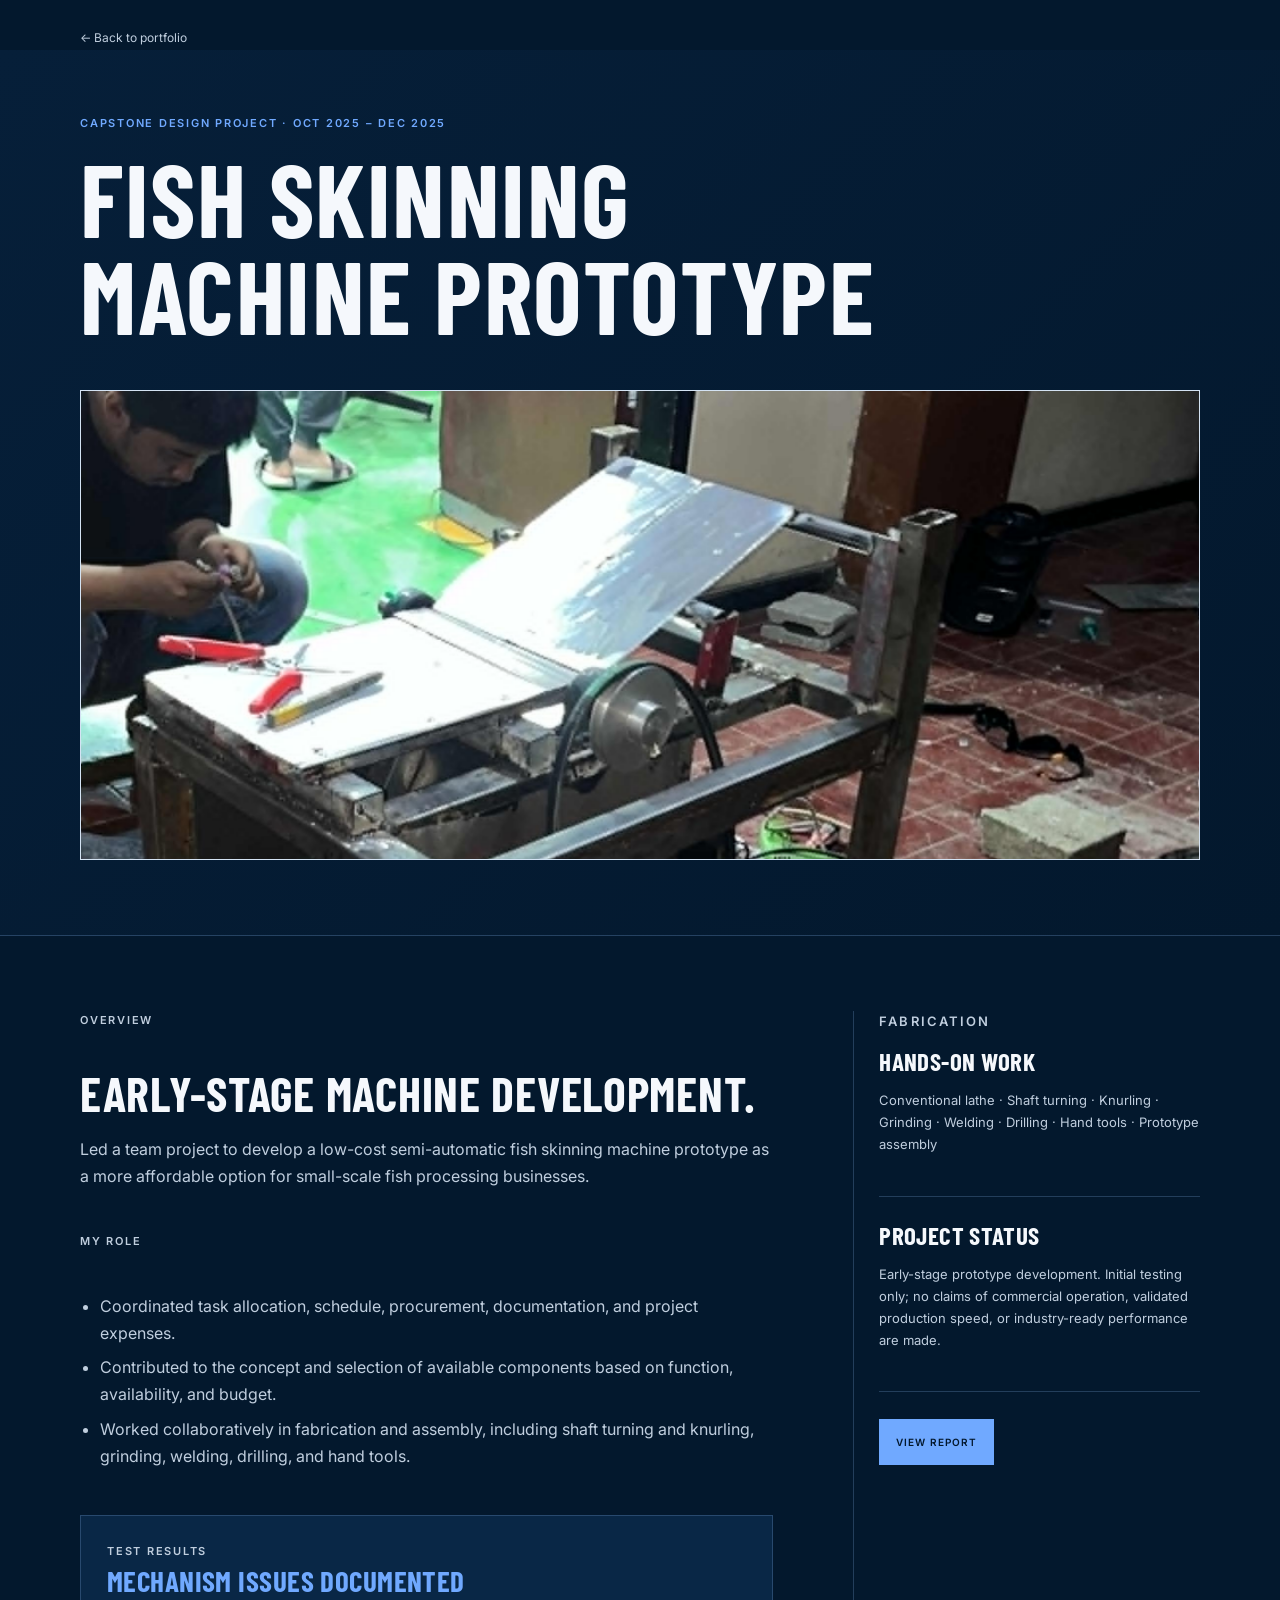
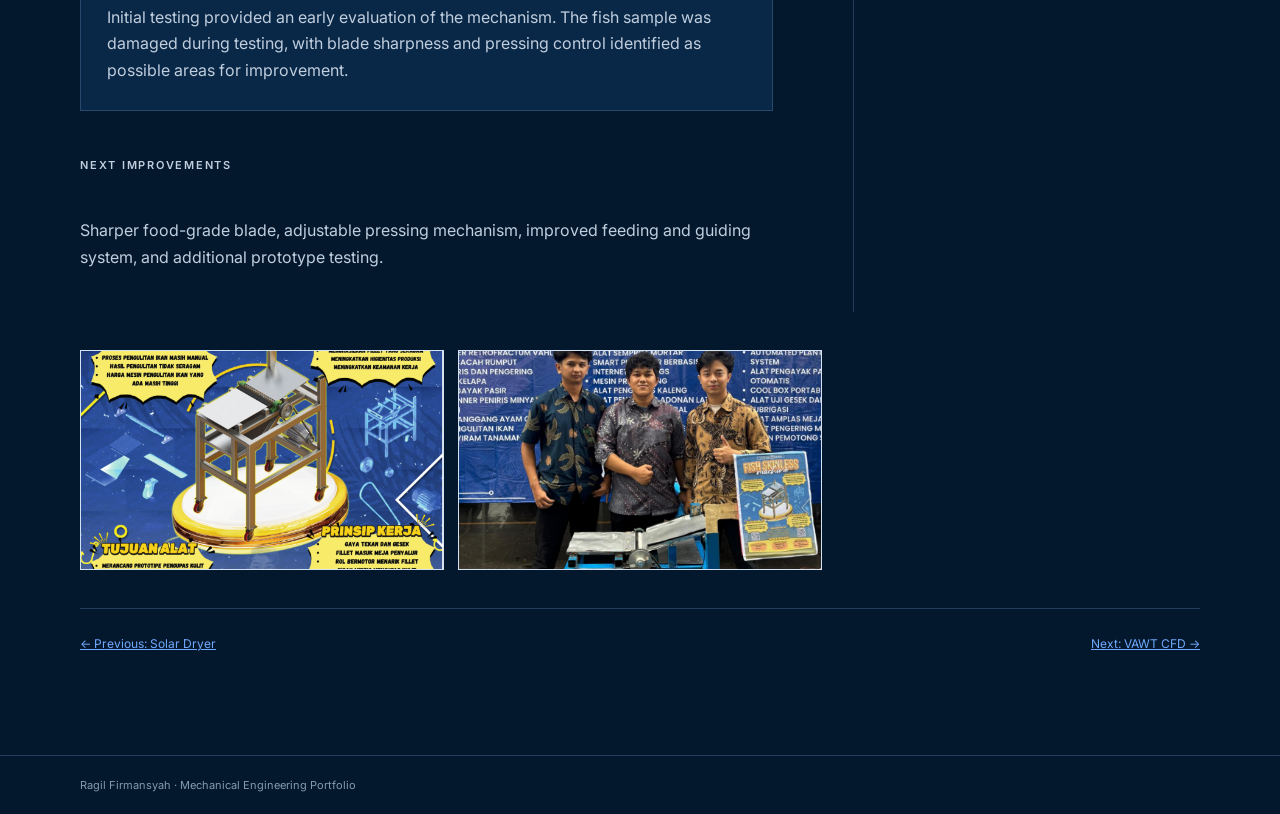
<file: projects/fish-skinning-machine.html>
﻿<!doctype html>
<html lang="en">
<head>
<meta charset="utf-8">
<meta name="viewport" content="width=device-width,initial-scale=1">
<title>Fish Skinning Machine Prototype | Ragil Firmansyah</title>
<meta name="description" content="Capstone project covering development, fabrication, and initial testing of a low-cost semi-automatic fish skinning machine prototype.">
<link rel="icon" href="../assets/icons/favicon.svg" type="image/svg+xml">
<link rel="stylesheet" href="../css/project.css">
<link rel="stylesheet" href="../css/project-report.css">
</head>
<body>
<main>
<div class="container">
<a class="back" href="../index.html#projects">← Back to portfolio</a>
</div>
<header class="intro">
<div class="container">
<p class="kicker">Capstone Design Project · Oct 2025 – Dec 2025</p>
<h1>Fish Skinning Machine Prototype</h1>
<div class="visual fish has-image"><img src="../assets/projects/fish-skinning/fabrication.png.png" width="984" height="984" alt="Fish skinning machine prototype during fabrication"></div>
</div>
</header>
<div class="container content">
<div class="content-grid">
<article class="story">
<p class="eyebrow">Overview</p>
<h2>Early-stage machine development.</h2>
<p>Led a team project to develop a low-cost semi-automatic fish skinning machine prototype as a more affordable option for small-scale fish processing businesses.</p>
<p class="eyebrow">My role</p>
<ul>
<li>Coordinated task allocation, schedule, procurement, documentation, and project expenses.</li>
<li>Contributed to the concept and selection of available components based on function, availability, and budget.</li>
<li>Worked collaboratively in fabrication and assembly, including shaft turning and knurling, grinding, welding, drilling, and hand tools.</li>
</ul>
<div class="result">
<p class="eyebrow">Test results</p>
<h3>Mechanism issues documented</h3>
<p>Initial testing provided an early evaluation of the mechanism. The fish sample was damaged during testing, with blade sharpness and pressing control identified as possible areas for improvement.</p>
</div>
<p class="eyebrow">Next improvements</p>
<p>Sharper food-grade blade, adjustable pressing mechanism, improved feeding and guiding system, and additional prototype testing.</p>
</article>
<aside class="side">
<section>
<p class="eyebrow">Fabrication</p>
<h3>Hands-on work</h3>
<p>Conventional lathe · Shaft turning · Knurling · Grinding · Welding · Drilling · Hand tools · Prototype assembly</p>
</section>
<section>
<h3>Project status</h3>
<p>Early-stage prototype development. Initial testing only; no claims of commercial operation, validated production speed, or industry-ready performance are made.</p>
</section>
<a class="report" href="../documents/fish-skinning-capstone.pdf" target="_blank" rel="noopener noreferrer">View report</a>
</aside>
</div>
<section class="project-gallery" aria-label="Fish skinning machine project gallery"><img src="../assets/projects/fish-skinning/design.png.png" width="1191" height="1749" alt="Fish skinning machine design poster" loading="lazy"><img src="../assets/projects/fish-skinning/team.png.png" width="984" height="984" alt="Fish skinning machine project team" loading="lazy"></section>
<nav class="pager">
<a href="mixed-solar-dryer.html">← Previous: Solar Dryer</a>
<a href="vawt-cfd.html">Next: VAWT CFD →</a>
</nav>
</div>
</main>
<footer>
<div class="container">Ragil Firmansyah · Mechanical Engineering Portfolio</div>
</footer>
</body>
</html>
</file>
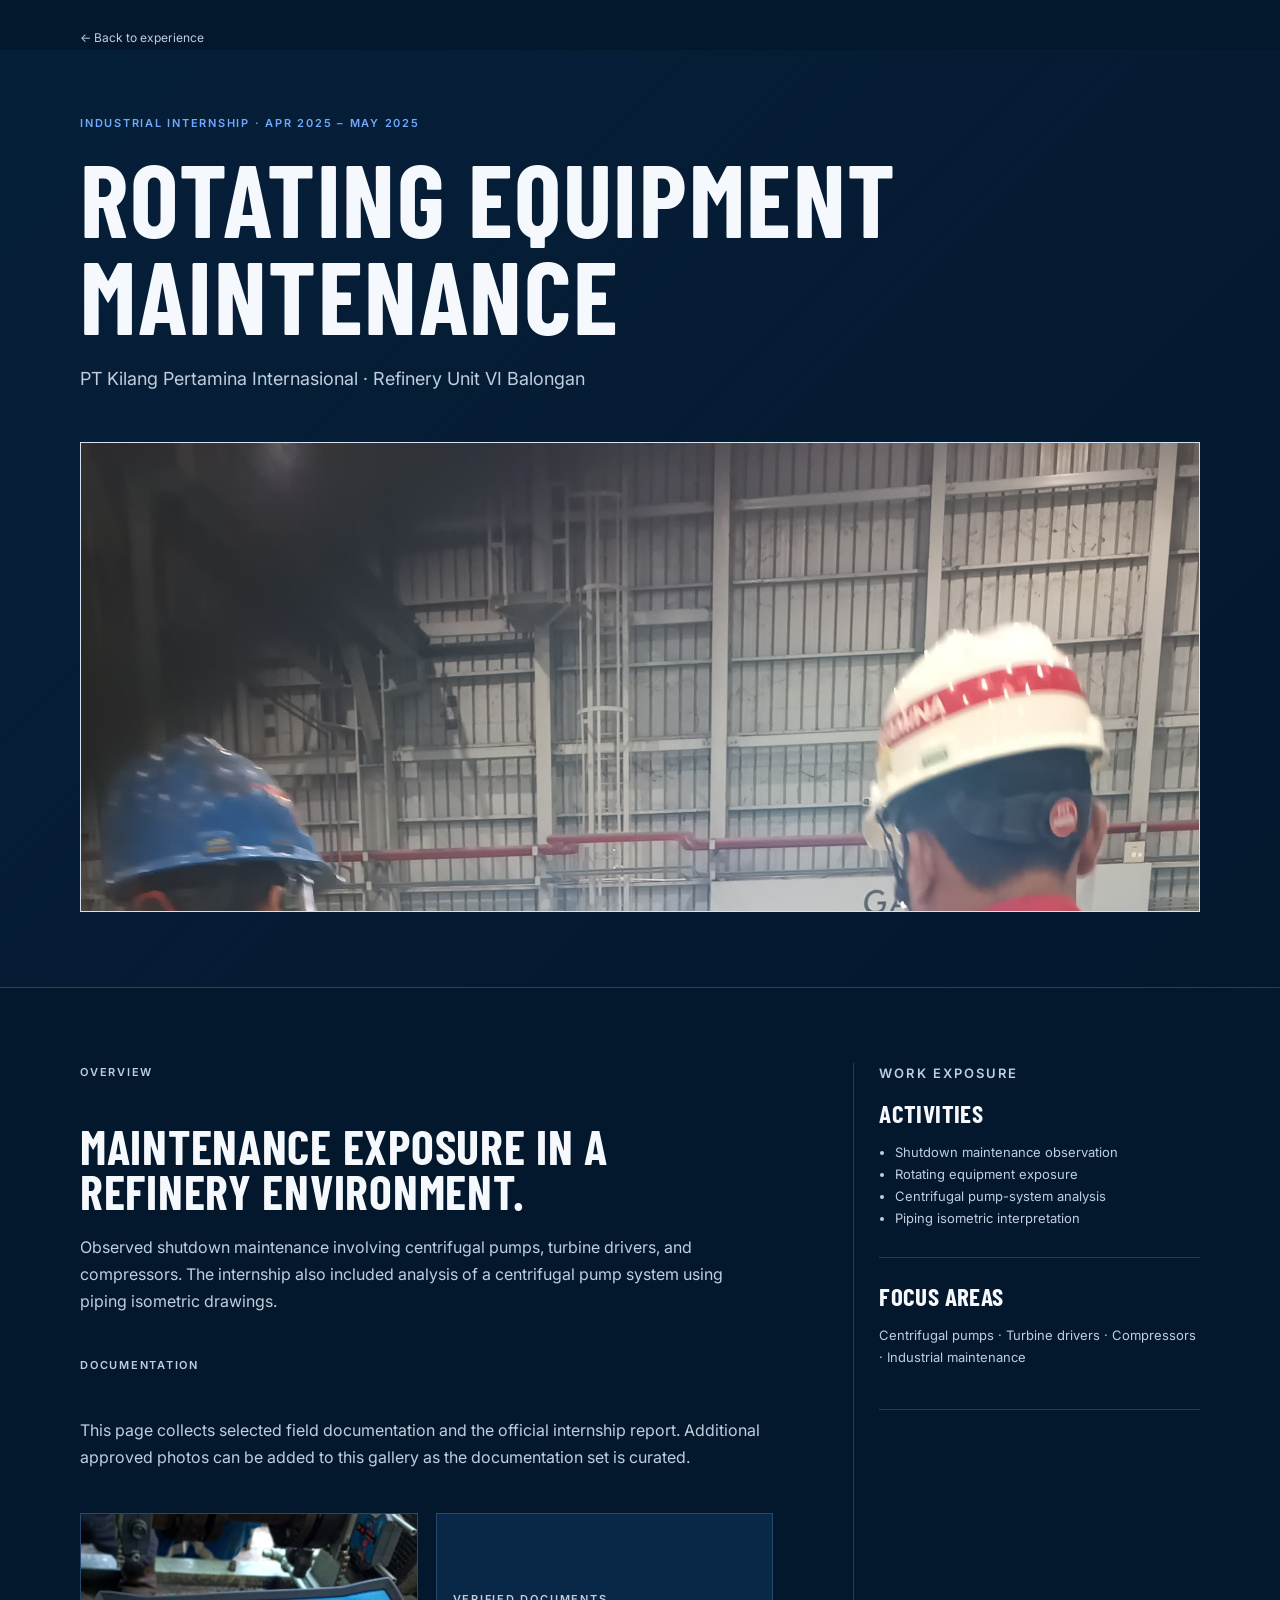
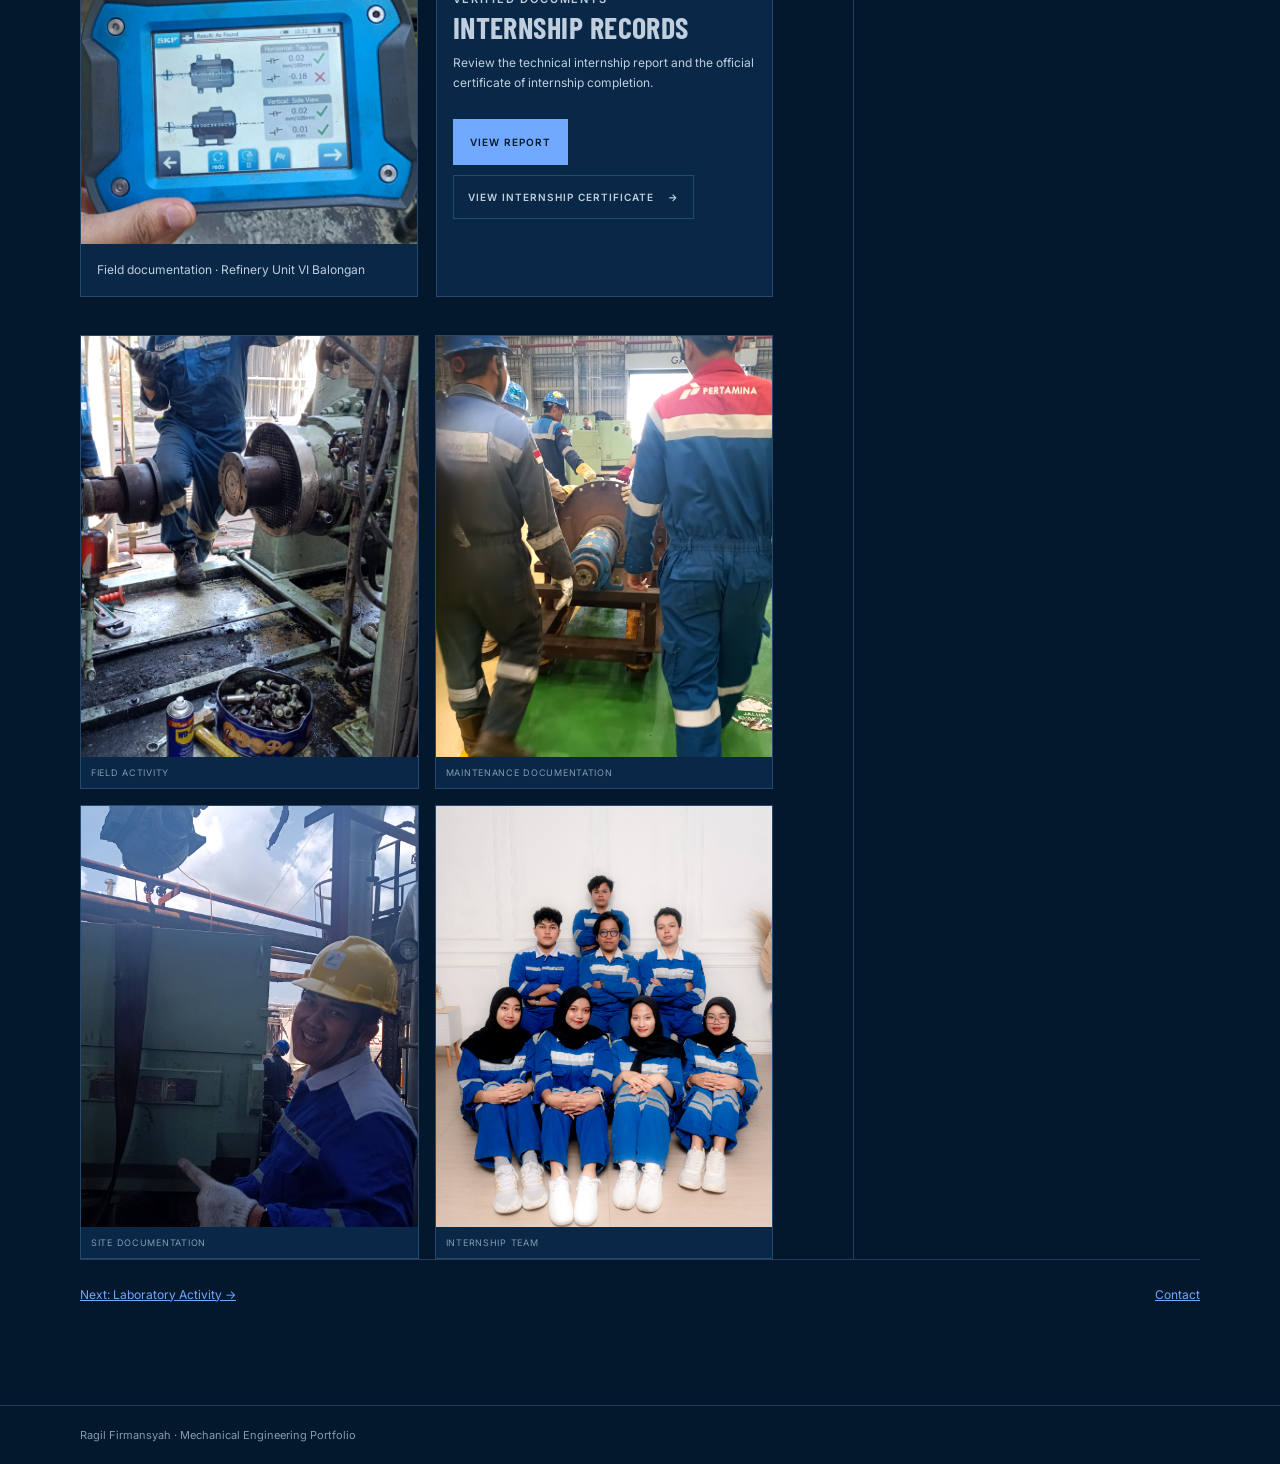
<file: projects/industrial-internship.html>
<!doctype html>
<html lang="en">
<head>
<meta charset="utf-8">
<meta name="viewport" content="width=device-width,initial-scale=1">
<title>Industrial Internship Documentation | Ragil Firmansyah</title>
<meta name="description" content="Industrial internship documentation at PT Kilang Pertamina Internasional, Refinery Unit VI Balongan.">
<link rel="icon" href="../assets/icons/favicon.svg" type="image/svg+xml">
<link rel="stylesheet" href="../css/project.css">
<link rel="stylesheet" href="../css/project-report.css">
<link rel="stylesheet" href="../css/experience-detail.css">
</head>
<body>
<main>
<div class="container"><a class="back" href="../index.html#experience">← Back to experience</a></div>
<header class="intro">
<div class="container">
<p class="kicker">Industrial Internship · Apr 2025 – May 2025</p>
<h1>Rotating Equipment Maintenance</h1>
<p class="subtitle">PT Kilang Pertamina Internasional · Refinery Unit VI Balongan</p>
<div class="visual has-image"><img src="../assets/experience/internship/field-03.jpg" alt="Maintenance team observing rotating equipment during industrial internship at Refinery Unit VI Balongan"></div>
</div>
</header>
<div class="container content">
<div class="content-grid">
<article class="story">
<p class="eyebrow">Overview</p>
<h2>Maintenance exposure in a refinery environment.</h2>
<p>Observed shutdown maintenance involving centrifugal pumps, turbine drivers, and compressors. The internship also included analysis of a centrifugal pump system using piping isometric drawings.</p>
<p class="eyebrow">Documentation</p>
<p>This page collects selected field documentation and the official internship report. Additional approved photos can be added to this gallery as the documentation set is curated.</p>
<div class="documentation-grid">
<figure class="documentation-photo"><img src="../assets/experience/internship/field-01.jpg" alt="Field documentation during industrial internship" loading="lazy"><figcaption>Field documentation · Refinery Unit VI Balongan</figcaption></figure>
<div class="resource-panel"><p class="eyebrow">Verified documents</p><h3>Internship Records</h3><p>Review the technical internship report and the official certificate of internship completion.</p><div class="experience-detail-actions"><a class="report" href="../documents/internship-report-kpi-balongan.pdf" target="_blank" rel="noopener noreferrer">View report</a><a class="resource-link" href="../documents/surat-keterangan-magang.pdf" target="_blank" rel="noopener noreferrer">View internship certificate <b>→</b></a></div></div>
</div>
<section class="internship-gallery" aria-label="Industrial internship documentation gallery">
<figure><img src="../assets/experience/internship/field-02.jpg" alt="Industrial internship field activity" loading="lazy"><figcaption>Field activity</figcaption></figure>
<figure><img src="../assets/experience/internship/field-03.jpg" alt="Rotating equipment maintenance documentation" loading="lazy"><figcaption>Maintenance documentation</figcaption></figure>
<figure><img src="../assets/experience/internship/field-04.jpg" alt="Industrial internship site documentation" loading="lazy"><figcaption>Site documentation</figcaption></figure>
<figure><img src="../assets/experience/internship/team-photo.jpg" alt="Internship team photo" loading="lazy"><figcaption>Internship team</figcaption></figure>
</section>
</article>
<aside class="side">
<section><p class="eyebrow">Work exposure</p><h3>Activities</h3><ul><li>Shutdown maintenance observation</li><li>Rotating equipment exposure</li><li>Centrifugal pump-system analysis</li><li>Piping isometric interpretation</li></ul></section>
<section><h3>Focus areas</h3><p>Centrifugal pumps · Turbine drivers · Compressors · Industrial maintenance</p></section>
</aside>
</div>
<nav class="pager"><a href="laboratory-assistant.html">Next: Laboratory Activity →</a><a href="../index.html#contact">Contact</a></nav>
</div>
</main>
<footer><div class="container">Ragil Firmansyah · Mechanical Engineering Portfolio</div></footer>
</body>
</html>
</file>
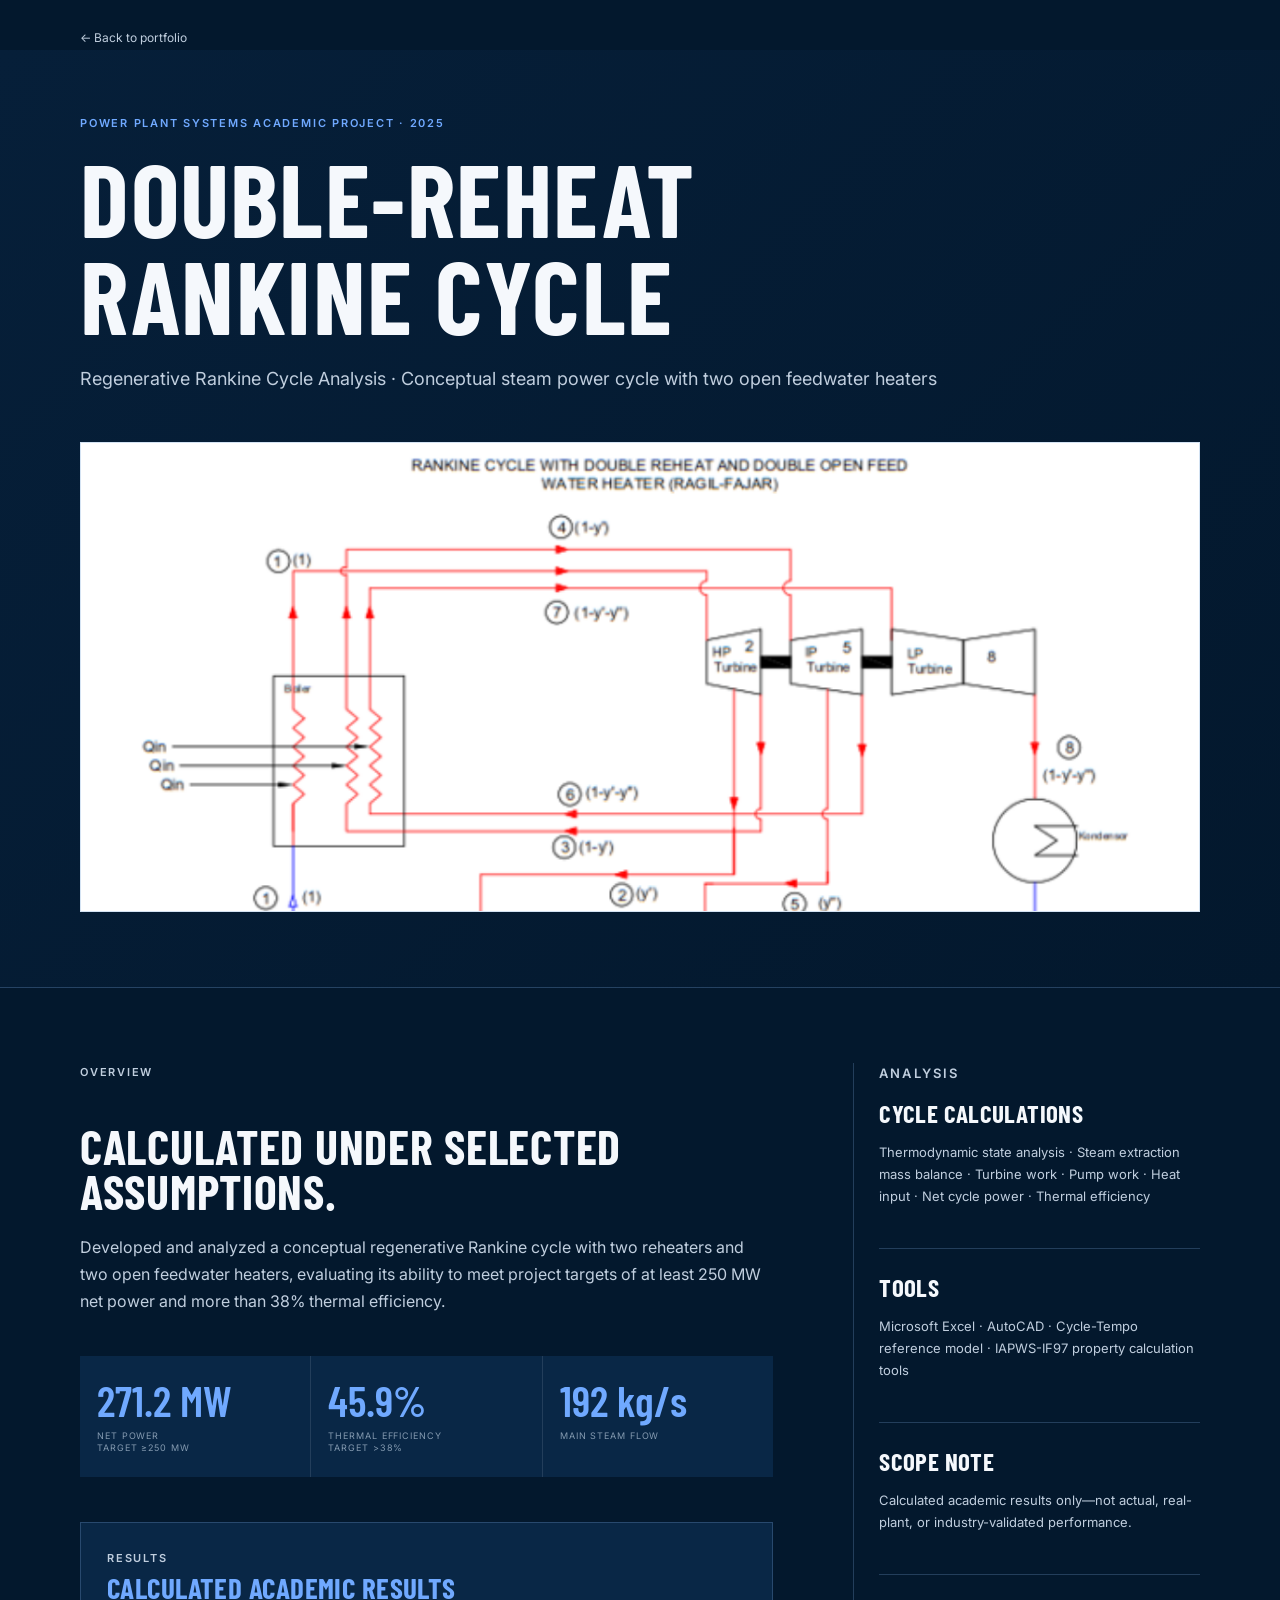
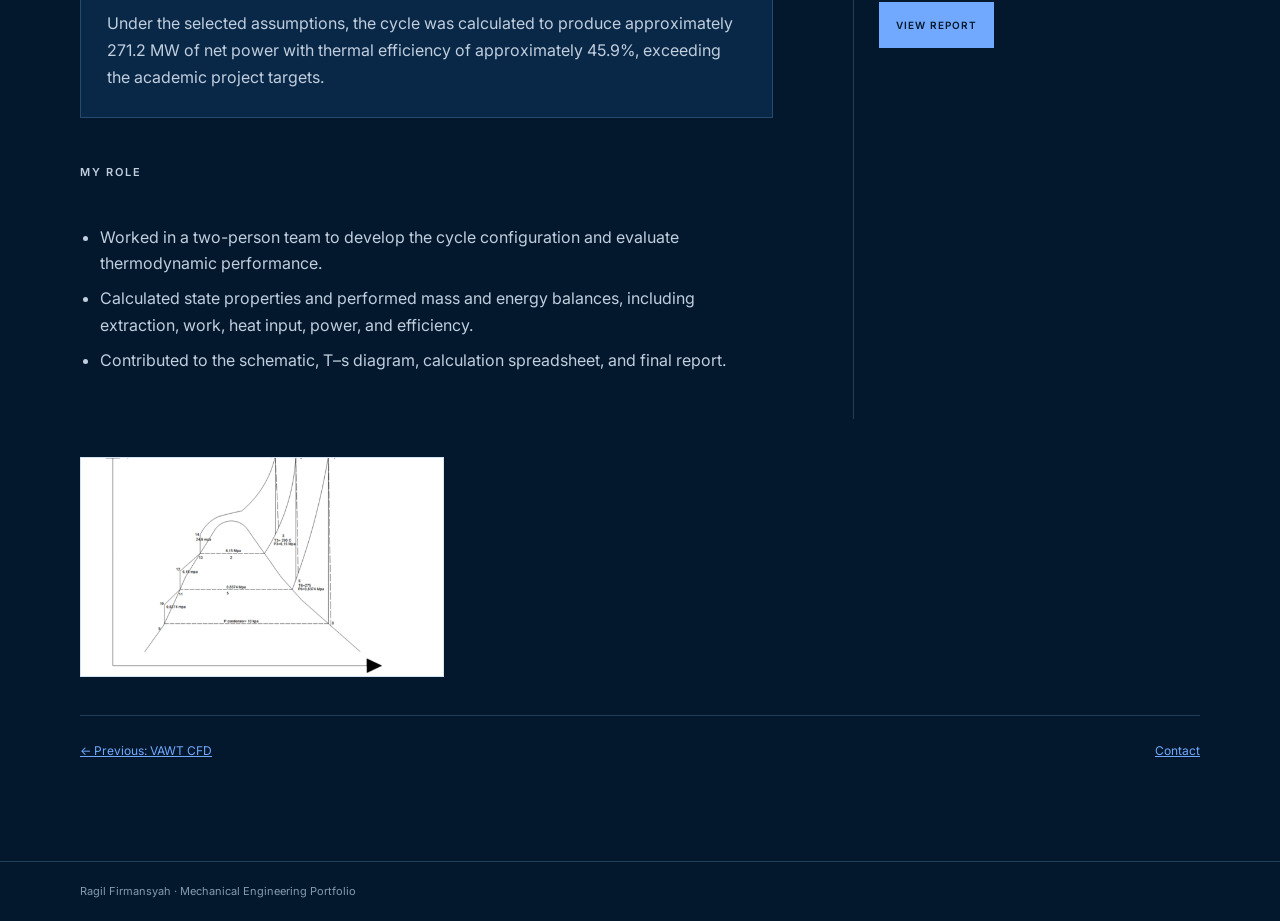
<file: projects/rankine-cycle.html>
﻿<!doctype html>
<html lang="en">
<head>
<meta charset="utf-8">
<meta name="viewport" content="width=device-width,initial-scale=1">
<title>Double-Reheat Rankine Cycle | Ragil Firmansyah</title>
<meta name="description" content="Academic thermodynamic study of a double-reheat regenerative Rankine cycle with two open feedwater heaters.">
<link rel="icon" href="../assets/icons/favicon.svg" type="image/svg+xml">
<link rel="stylesheet" href="../css/project.css">
<link rel="stylesheet" href="../css/project-report.css">
</head>
<body>
<main>
<div class="container">
<a class="back" href="../index.html#projects">← Back to portfolio</a>
</div>
<header class="intro">
<div class="container">
<p class="kicker">Power Plant Systems Academic Project · 2025</p>
<h1>Double-Reheat Rankine Cycle</h1>
<p class="subtitle">Regenerative Rankine Cycle Analysis &middot; Conceptual steam power cycle with two open feedwater heaters</p>
<div class="visual rankine has-image"><img src="../assets/projects/rankine/cycle-schematic.png.png" width="1209" height="849" alt="Double-reheat regenerative Rankine cycle schematic"></div>
</div>
</header>
<div class="container content">
<div class="content-grid">
<article class="story">
<p class="eyebrow">Overview</p>
<h2>Calculated under selected assumptions.</h2>
<p>Developed and analyzed a conceptual regenerative Rankine cycle with two reheaters and two open feedwater heaters, evaluating its ability to meet project targets of at least 250 MW net power and more than 38% thermal efficiency.</p>
<div class="number-grid">
<div>
<strong>271.2 MW</strong>
<span>Net power<br>Target ≥250 MW</span>
</div>
<div>
<strong>45.9%</strong>
<span>Thermal efficiency<br>Target &gt;38%</span>
</div>
<div>
<strong>192 kg/s</strong>
<span>Main steam flow</span>
</div>
</div>
<div class="result">
<p class="eyebrow">Results</p>
<h3>Calculated academic results</h3>
<p>Under the selected assumptions, the cycle was calculated to produce approximately 271.2 MW of net power with thermal efficiency of approximately 45.9%, exceeding the academic project targets.</p>
</div>
<p class="eyebrow">My role</p>
<ul>
<li>Worked in a two-person team to develop the cycle configuration and evaluate thermodynamic performance.</li>
<li>Calculated state properties and performed mass and energy balances, including extraction, work, heat input, power, and efficiency.</li>
<li>Contributed to the schematic, T–s diagram, calculation spreadsheet, and final report.</li>
</ul>
</article>
<aside class="side">
<section>
<p class="eyebrow">Analysis</p>
<h3>Cycle calculations</h3>
<p>Thermodynamic state analysis · Steam extraction mass balance · Turbine work · Pump work · Heat input · Net cycle power · Thermal efficiency</p>
</section>
<section>
<h3>Tools</h3>
<p>Microsoft Excel · AutoCAD · Cycle-Tempo reference model · IAPWS-IF97 property calculation tools</p>
</section>
<section>
<h3>Scope note</h3>
<p>Calculated academic results only—not actual, real-plant, or industry-validated performance.</p>
</section>
<a class="report" href="../documents/Laporan%20Project_Sistem%20Pembangkit%20Daya.pdf" target="_blank" rel="noopener noreferrer">View report</a>
</aside>
</div>
<section class="project-gallery" aria-label="Rankine cycle project gallery"><img src="../assets/projects/rankine/ts-diagram.png.png" width="1224" height="849" alt="T-s diagram for the double-reheat Rankine cycle" loading="lazy"></section>
<nav class="pager">
<a href="vawt-cfd.html">← Previous: VAWT CFD</a>
<a href="../index.html#contact">Contact</a>
</nav>
</div>
</main>
<footer>
<div class="container">Ragil Firmansyah · Mechanical Engineering Portfolio</div>
</footer>
</body>
</html>
</file>
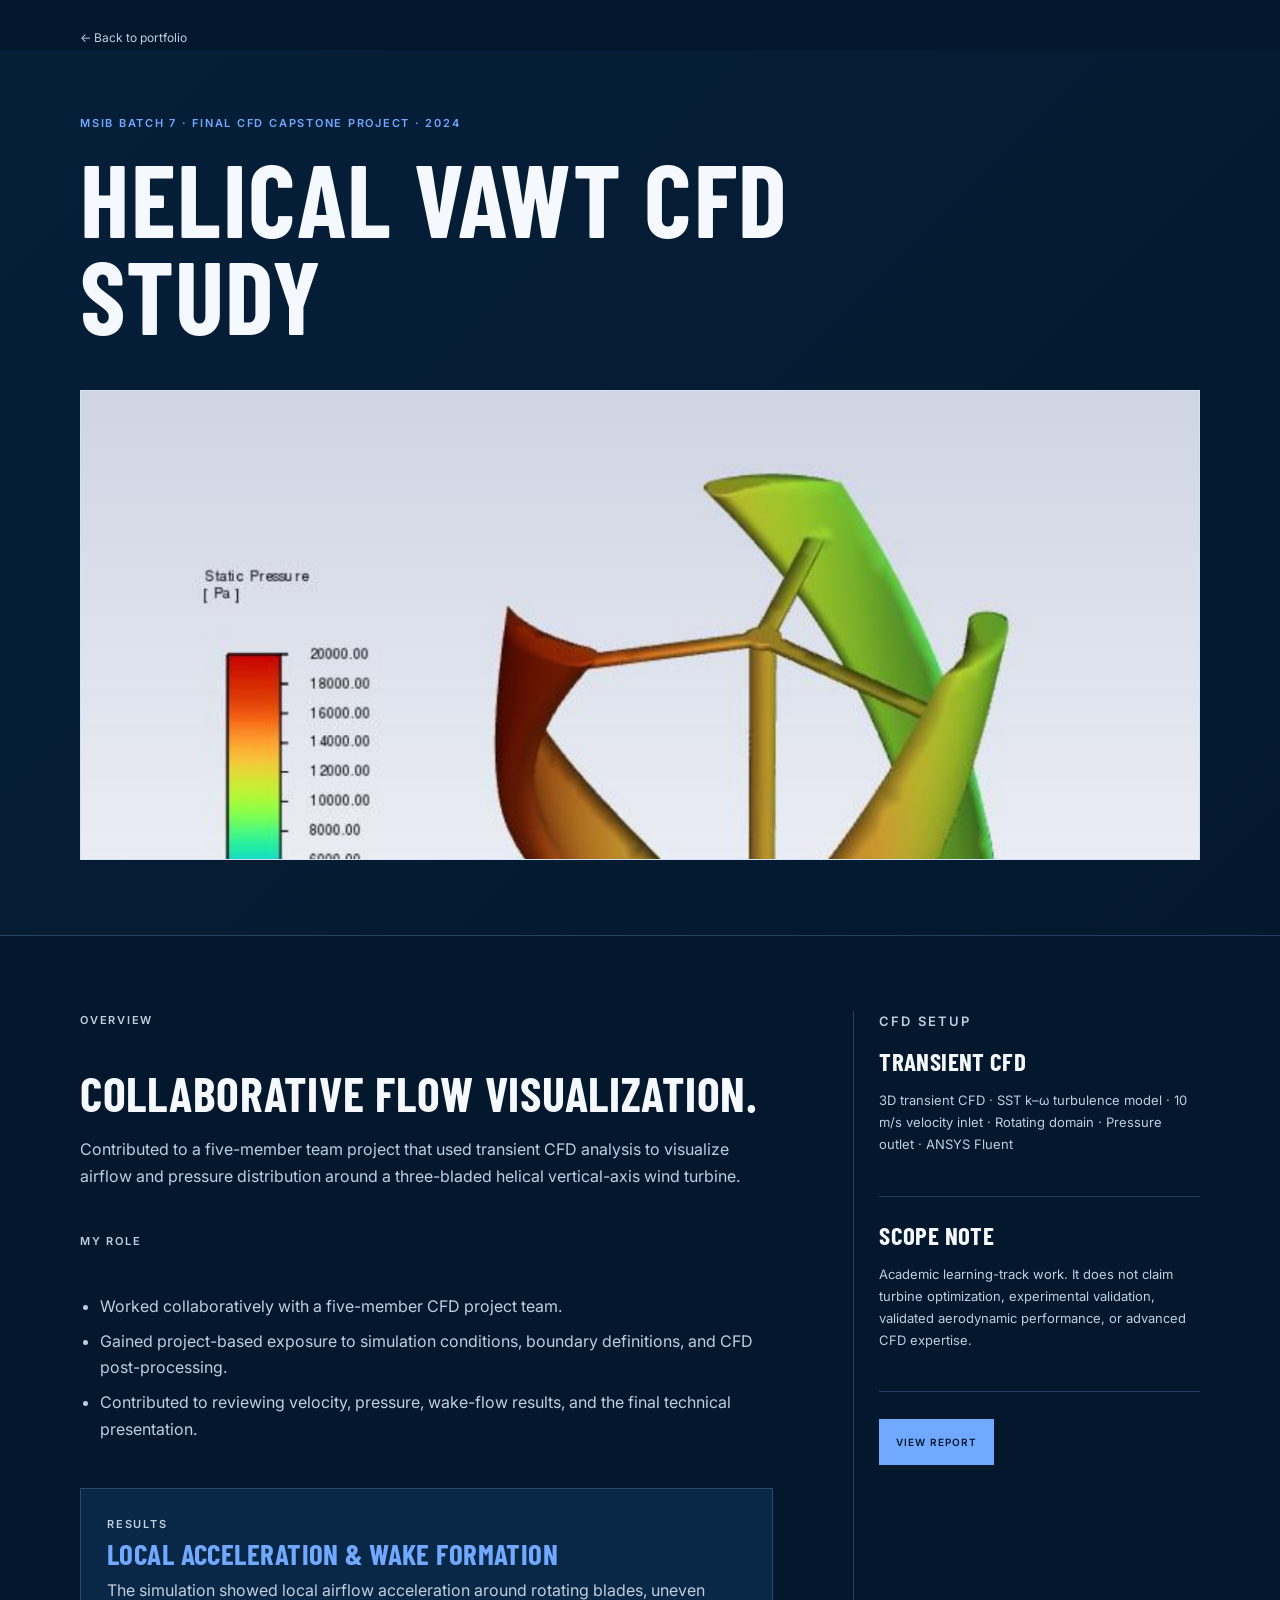
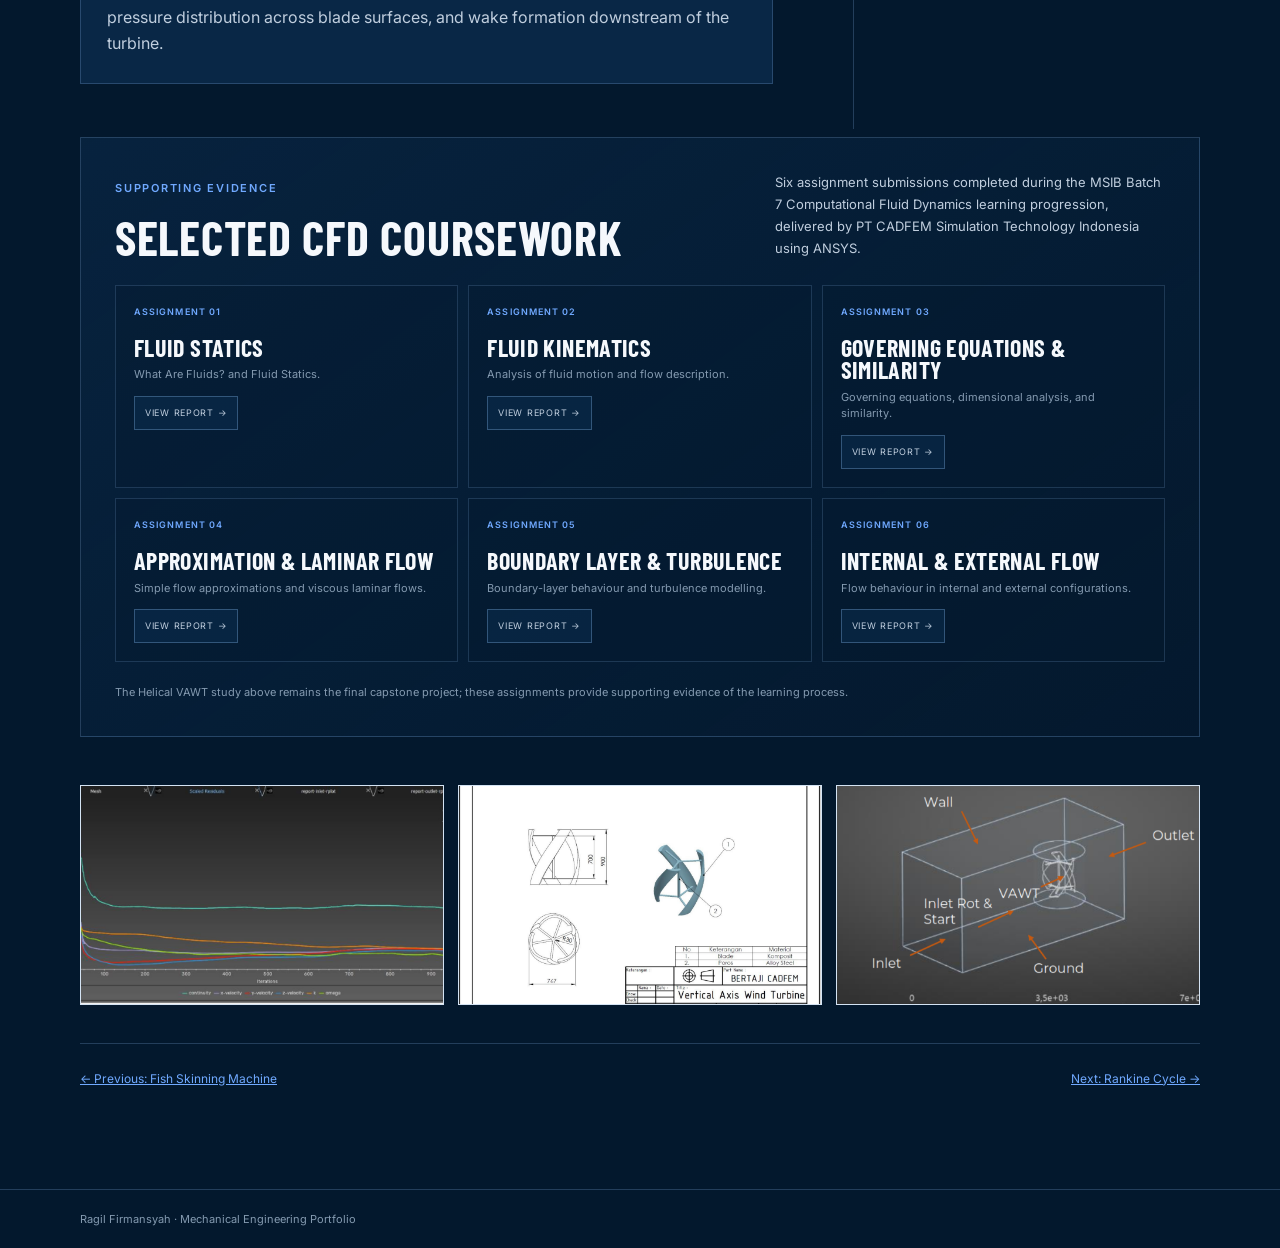
<file: projects/vawt-cfd.html>
﻿<!doctype html>
<html lang="en">
<head>
<meta charset="utf-8">
<meta name="viewport" content="width=device-width,initial-scale=1">
<title>Helical VAWT CFD Study | Ragil Firmansyah</title>
<meta name="description" content="Team CFD capstone study of airflow and pressure distribution around a three-bladed helical vertical-axis wind turbine.">
<link rel="icon" href="../assets/icons/favicon.svg" type="image/svg+xml">
<link rel="stylesheet" href="../css/project.css">
<link rel="stylesheet" href="../css/project-report.css">
<link rel="stylesheet" href="../css/msib-coursework.css">
</head>
<body>
<main>
<div class="container">
<a class="back" href="../index.html#projects">← Back to portfolio</a>
</div>
<header class="intro">
<div class="container">
<p class="kicker">MSIB Batch 7 · Final CFD Capstone Project · 2024</p>
<h1>Helical VAWT CFD Study</h1>
<div class="visual vawt has-image"><img src="../assets/projects/vawt/pressure-contour.png.png" width="1089" height="816" alt="Static pressure contour from the helical VAWT CFD study"></div>
</div>
</header>
<div class="container content">
<div class="content-grid">
<article class="story">
<p class="eyebrow">Overview</p>
<h2>Collaborative flow visualization.</h2>
<p>Contributed to a five-member team project that used transient CFD analysis to visualize airflow and pressure distribution around a three-bladed helical vertical-axis wind turbine.</p>
<p class="eyebrow">My role</p>
<ul>
<li>Worked collaboratively with a five-member CFD project team.</li>
<li>Gained project-based exposure to simulation conditions, boundary definitions, and CFD post-processing.</li>
<li>Contributed to reviewing velocity, pressure, wake-flow results, and the final technical presentation.</li>
</ul>
<div class="result">
<p class="eyebrow">Results</p>
<h3>Local acceleration &amp; wake formation</h3>
<p>The simulation showed local airflow acceleration around rotating blades, uneven pressure distribution across blade surfaces, and wake formation downstream of the turbine.</p>
</div>
</article>
<aside class="side">
<section>
<p class="eyebrow">CFD setup</p>
<h3>Transient CFD</h3>
<p>3D transient CFD · SST k–ω turbulence model · 10 m/s velocity inlet · Rotating domain · Pressure outlet · ANSYS Fluent</p>
</section>
<section>
<h3>Scope note</h3>
<p>Academic learning-track work. It does not claim turbine optimization, experimental validation, validated aerodynamic performance, or advanced CFD expertise.</p>
</section>
<a class="report" href="../documents/vawt-cfd-project.pdf" target="_blank" rel="noopener noreferrer">View report</a>
</aside>
</div>
<!-- MSIB CFD Coursework Start -->
<section class="coursework" id="msib-coursework" aria-labelledby="coursework-title">
<div class="coursework-heading">
<div>
<p class="eyebrow">Supporting evidence</p>
<h2 id="coursework-title">Selected CFD Coursework</h2>
</div>
<p>Six assignment submissions completed during the MSIB Batch 7 Computational Fluid Dynamics learning progression, delivered by PT CADFEM Simulation Technology Indonesia using ANSYS.</p>
</div>
<div class="coursework-grid">
<!-- Keep assignment files in documents/msib-cfd/ using the file names below. -->
<article class="coursework-card"><span>Assignment 01</span><h3>Fluid Statics</h3><p>What Are Fluids? and Fluid Statics.</p><a class="coursework-action" href="../documents/msib-cfd/assignment-01.pdf" target="_blank" rel="noopener noreferrer">View Report →</a></article>
<article class="coursework-card"><span>Assignment 02</span><h3>Fluid Kinematics</h3><p>Analysis of fluid motion and flow description.</p><a class="coursework-action" href="../documents/msib-cfd/assignment-02.pdf" target="_blank" rel="noopener noreferrer">View Report →</a></article>
<article class="coursework-card"><span>Assignment 03</span><h3>Governing Equations &amp; Similarity</h3><p>Governing equations, dimensional analysis, and similarity.</p><a class="coursework-action" href="../documents/msib-cfd/assignment-03.pdf" target="_blank" rel="noopener noreferrer">View Report →</a></article>
<article class="coursework-card"><span>Assignment 04</span><h3>Approximation &amp; Laminar Flow</h3><p>Simple flow approximations and viscous laminar flows.</p><a class="coursework-action" href="../documents/msib-cfd/assignment-04.pdf" target="_blank" rel="noopener noreferrer">View Report →</a></article>
<article class="coursework-card"><span>Assignment 05</span><h3>Boundary Layer &amp; Turbulence</h3><p>Boundary-layer behaviour and turbulence modelling.</p><a class="coursework-action" href="../documents/msib-cfd/assignment-05.pdf" target="_blank" rel="noopener noreferrer">View Report →</a></article>
<article class="coursework-card"><span>Assignment 06</span><h3>Internal &amp; External Flow</h3><p>Flow behaviour in internal and external configurations.</p><a class="coursework-action" href="../documents/msib-cfd/assignment-06.pdf" target="_blank" rel="noopener noreferrer">View Report →</a></article>
</div>
<p class="coursework-note">The Helical VAWT study above remains the final capstone project; these assignments provide supporting evidence of the learning process.</p>
</section>
<!-- MSIB CFD Coursework End -->
<section class="project-gallery" aria-label="Helical VAWT CFD gallery"><img src="../assets/projects/vawt/velocity.png.png" width="1197" height="585" alt="Residual plot from the helical VAWT CFD study" loading="lazy"><img src="../assets/projects/vawt/geometry.png.png" width="1236" height="876" alt="Helical VAWT geometry" loading="lazy"><img src="../assets/projects/vawt/domain.png.png" width="1113" height="882" alt="Helical VAWT CFD computational domain" loading="lazy"></section>
<nav class="pager">
<a href="fish-skinning-machine.html">← Previous: Fish Skinning Machine</a>
<a href="rankine-cycle.html">Next: Rankine Cycle →</a>
</nav>
</div>
</main>
<footer>
<div class="container">Ragil Firmansyah · Mechanical Engineering Portfolio</div>
</footer>
</body>
</html>
</file>
<file: css/project.css>
@import url('https://fonts.googleapis.com/css2?family=Barlow+Condensed:wght@500;600;700&family=Inter:wght@400;500;600&display=swap');:root{--bg:#03182d;--surface:#092746;--text:#f5f8fc;--secondary:#c0cede;--muted:#849ab0;--accent:#70a9ff;--border:rgba(130,177,225,.25);--container:1120px}*{box-sizing:border-box}html{scroll-behavior:smooth}body{margin:0;background:var(--bg);color:var(--text);font:400 16px/1.68 Inter,Arial,sans-serif}a{color:inherit}.container{width:min(calc(100% - 48px),var(--container));margin:auto}.back{display:inline-block;margin:28px 0 0;color:var(--secondary);font-size:12px;text-decoration:none}.back:hover{color:var(--accent)}.intro{padding:64px 0 75px;border-bottom:1px solid var(--border);background:linear-gradient(135deg,#061f39,#03182d)}.kicker,.eyebrow{margin:0 0 17px;color:var(--accent);font-size:11px;text-transform:uppercase;letter-spacing:.16em;font-weight:600}.meta{color:var(--muted);font-size:12px;margin:15px 0 0}.intro h1,h2,h3{font-family:'Barlow Condensed','Arial Narrow',sans-serif;line-height:.94;text-transform:uppercase;letter-spacing:.015em;margin:0}.intro h1{font-size:clamp(57px,8vw,105px);max-width:900px}.subtitle{color:var(--secondary);font-size:18px;margin:22px 0 0}.visual{height:clamp(270px,48vw,470px);margin-top:48px;border:1px solid var(--border);position:relative;overflow:hidden;display:grid;place-items:center;background:#082743}.visual:after{content:'Technical evidence image to be added';position:absolute;left:16px;top:14px;color:var(--muted);font-size:9px;letter-spacing:.14em;text-transform:uppercase}.visual .line{width:62%;height:35%;border:2px solid rgba(210,236,251,.7);transform:skewY(-15deg);background:repeating-linear-gradient(90deg,transparent 0 35px,rgba(210,236,251,.4) 36px 37px)}.visual.fish .line{transform:none;width:55%;height:25%;border-radius:8px;box-shadow:0 80px 0 -38px rgba(210,236,251,.7)}.visual.vawt .line{width:4px;height:65%;transform:none;border:0;background:rgba(210,236,251,.8);box-shadow:none}.visual.vawt .line:before,.visual.vawt .line:after{content:'';position:absolute;width:160px;height:210px;border:2px solid rgba(210,236,251,.7);border-left:0;border-radius:50%;left:-85px;top:22px;transform:rotate(30deg)}.visual.vawt .line:after{transform:rotate(150deg);top:70px}.visual.rankine .line{width:70%;height:2px;transform:none;border:0;background:rgba(210,236,251,.8);box-shadow:0 -85px 0 -1px rgba(210,236,251,.65),0 85px 0 -1px rgba(210,236,251,.65)}.visual.rankine .line:before,.visual.rankine .line:after{content:'';position:absolute;width:54px;height:54px;border:2px solid rgba(210,236,251,.8);border-radius:50%;top:-27px;background:#0c3150}.visual.rankine .line:before{left:10%}.visual.rankine .line:after{right:10%}.content{padding:75px 0}.content-grid{display:grid;grid-template-columns:2fr 1fr;gap:80px}.story h2{font-size:48px;margin-bottom:20px}.story p{color:var(--secondary);margin:0 0 42px}.story ul{margin:0 0 45px;padding-left:20px;color:var(--secondary)}.story li{margin:8px 0}.side{border-left:1px solid var(--border);padding-left:25px}.side h3{font-size:25px;margin:5px 0 17px}.side section{padding:0 0 27px;margin-bottom:27px;border-bottom:1px solid var(--border)}.side p,.side li{font-size:13px;color:var(--secondary)}.side ul{padding-left:16px;margin:0}.result{padding:26px;background:var(--surface);border:1px solid var(--border);margin-bottom:45px}.result h3{font-size:29px;color:var(--accent);margin:7px 0 9px}.result p{margin:0;color:var(--secondary)}.number-grid{display:grid;grid-template-columns:repeat(3,1fr);gap:1px;background:var(--border);margin:0 0 45px}.number-grid div{background:var(--surface);padding:23px 17px}.number-grid strong{font:600 43px/1 'Barlow Condensed';color:var(--accent);display:block}.number-grid span{font-size:9px;color:var(--muted);letter-spacing:.1em;text-transform:uppercase;line-height:1.3;display:block;margin-top:8px}.report{display:inline-block;padding:11px 15px;border:1px solid var(--border);color:var(--muted);font-size:11px;text-transform:uppercase;letter-spacing:.1em;text-decoration:none;opacity:.6;cursor:not-allowed}.pager{display:flex;justify-content:space-between;gap:20px;padding:25px 0;border-top:1px solid var(--border);color:var(--accent);font-size:12px}footer{border-top:1px solid var(--border);padding:20px 0;color:var(--muted);font-size:11px}@media(max-width:760px){.container{width:calc(100% - 32px)}.intro{padding:36px 0 48px}.content{padding:55px 0}.content-grid{grid-template-columns:1fr;gap:20px}.side{border-left:0;border-top:1px solid var(--border);padding:27px 0 0}.number-grid{grid-template-columns:1fr}.intro h1{font-size:58px}.visual{margin-top:35px}.pager{flex-direction:column}}
.visual.has-image{background:#eef4f8}.visual.has-image:after{display:none}.visual.has-image img{display:block;width:100%;height:100%;object-fit:cover}.visual.vawt.has-image img,.visual.rankine.has-image img{object-fit:contain}.project-gallery{display:grid;grid-template-columns:repeat(3,minmax(0,1fr));gap:14px;margin:38px 0}.project-gallery img{display:block;width:100%;height:220px;object-fit:cover;background:#eef4f8;border:1px solid var(--border)}
@media(max-width:760px){.project-gallery{grid-template-columns:repeat(2,minmax(0,1fr))}.project-gallery img{height:180px}}@media(max-width:480px){.project-gallery{grid-template-columns:1fr}.project-gallery img{height:210px}}
</file>
<file: css/project-report.css>
.report {
  display: inline-flex;
  align-items: center;
  justify-content: center;
  min-height: 46px;
  padding: 12px 16px;
  border: 1px solid var(--accent);
  background: var(--accent);
  color: #03182d;
  font-size: 10px;
  font-weight: 600;
  letter-spacing: .1em;
  opacity: 1;
  cursor: pointer;
  text-decoration: none;
  text-transform: uppercase;
  transition: transform .2s ease, box-shadow .2s ease, background .2s ease;
}

.report:hover {
  transform: translateY(-2px);
  background: #8abaff;
  box-shadow: 0 8px 20px rgba(40, 104, 175, .35);
}

.report:focus-visible {
  outline: 2px solid var(--accent);
  outline-offset: 4px;
}
</file>
<file: css/experience-detail.css>
.documentation-grid {
  display: grid;
  grid-template-columns: repeat(2, minmax(0, 1fr));
  gap: 18px;
  margin: 38px 0;
}

.internship-gallery {
  display: grid;
  grid-template-columns: repeat(2, minmax(0, 1fr));
  gap: 16px;
  margin: 26px 0 0;
}

.internship-gallery figure {
  margin: 0;
  overflow: hidden;
  border: 1px solid var(--border);
  background: var(--surface);
}

.internship-gallery img {
  display: block;
  width: 100%;
  height: auto;
  aspect-ratio: 4 / 5;
  object-fit: cover;
  object-position: center 48%;
  filter: contrast(1.06) saturate(1.04);
}

.internship-gallery figure:nth-child(1) img { object-position: center 62%; }
.internship-gallery figure:nth-child(2) img { object-position: center 45%; }
.internship-gallery figure:nth-child(3) img { object-position: center 54%; }
.internship-gallery figure:nth-child(4) img { object-position: center 72%; }

.internship-gallery figcaption {
  padding: 8px 10px;
  color: var(--muted);
  font-size: 9px;
  letter-spacing: .08em;
  text-transform: uppercase;
}

.visual.has-image::after {
  display: none;
}

.visual.has-image img {
  display: block;
  width: 100%;
  height: 100%;
  object-fit: cover;
  object-position: center 46%;
}

.documentation-photo,
.resource-panel {
  margin: 0;
  border: 1px solid var(--border);
  background: var(--surface);
}

.documentation-photo img {
  display: block;
  width: 100%;
  height: 330px;
  object-fit: cover;
  object-position: center 62%;
  filter: contrast(1.06) saturate(1.04);
}

.documentation-photo figcaption,
.resource-panel {
  padding: 16px;
  color: var(--secondary);
  font-size: 12px;
}

.resource-panel {
  display: flex;
  min-height: 280px;
  flex-direction: column;
  justify-content: center;
}

.resource-panel h3 {
  margin: 4px 0 12px;
  font-size: 30px;
}

.resource-panel p {
  margin: 0;
  color: var(--secondary);
}

.experience-detail-actions {
  display: flex;
  flex-wrap: wrap;
  gap: 10px;
  margin-top: 26px;
}

.resource-link {
  display: inline-flex;
  align-items: center;
  justify-content: space-between;
  gap: 14px;
  min-height: 44px;
  padding: 11px 14px;
  border: 1px solid var(--border);
  color: var(--secondary);
  font-size: 10px;
  font-weight: 600;
  letter-spacing: .1em;
  text-decoration: none;
  text-transform: uppercase;
  transition: transform .2s ease, border-color .2s ease, box-shadow .2s ease;
}

.resource-link:hover {
  transform: translateY(-2px);
  border-color: var(--accent);
  box-shadow: 0 8px 20px rgba(40, 104, 175, .28);
}

.resource-link:focus-visible {
  outline: 2px solid var(--accent);
  outline-offset: 4px;
}

@media (max-width: 760px) {
  .documentation-grid { grid-template-columns: 1fr; }
  .documentation-photo img { height: 280px; }
  .resource-panel { min-height: 0; }
}

@media (max-width: 460px) {
  .internship-gallery { grid-template-columns: 1fr; }
}
</file>
<file: css/msib-coursework.css>
/* MSIB Batch 7 CFD coursework — supporting evidence, intentionally secondary to the capstone. */
.coursework {
  margin: 8px 0 48px;
  padding: 34px;
  border: 1px solid var(--border);
  background: linear-gradient(145deg, rgba(9, 39, 70, .68), rgba(4, 25, 46, .44));
}

.coursework-heading {
  display: flex;
  align-items: end;
  justify-content: space-between;
  gap: 28px;
  margin-bottom: 25px;
}

.coursework-heading h2 {
  font-size: clamp(35px, 4vw, 48px);
}

.coursework-heading > p {
  max-width: 390px;
  margin: 0;
  color: var(--secondary);
  font-size: 13px;
}

.coursework-grid {
  display: grid;
  grid-template-columns: repeat(3, minmax(0, 1fr));
  gap: 10px;
}

.coursework-card {
  min-height: 152px;
  padding: 18px;
  border: 1px solid rgba(130, 177, 225, .2);
  background: rgba(3, 24, 45, .34);
}

.coursework-card > span:first-child {
  display: block;
  margin-bottom: 18px;
  color: var(--accent);
  font-size: 9px;
  font-weight: 600;
  letter-spacing: .12em;
  text-transform: uppercase;
}

.coursework-card h3 {
  margin-bottom: 7px;
  font-size: 24px;
}

.coursework-card p {
  margin: 0;
  color: var(--muted);
  font-size: 11px;
  line-height: 1.5;
}

.coursework-action {
  display: inline-flex;
  align-items: center;
  min-height: 34px;
  padding: 8px 10px;
  border: 1px solid rgba(130, 177, 225, .35);
  background: rgba(13, 49, 84, .45);
  margin-top: 13px;
  color: var(--secondary);
  font-size: 9px;
  letter-spacing: .08em;
  text-transform: uppercase;
  text-decoration: none;
  transition: transform .2s ease, border-color .2s ease, color .2s ease;
}

.coursework-action:hover {
  transform: translateY(-2px);
  border-color: var(--accent);
  color: var(--accent);
}

.coursework-action:focus-visible {
  outline: 2px solid var(--accent);
  outline-offset: 3px;
}

.coursework-note {
  margin: 21px 0 0;
  color: var(--muted);
  font-size: 11px;
}

@media (max-width: 760px) {
  .coursework { padding: 25px; }
  .coursework-heading { display: block; }
  .coursework-heading > p { margin-top: 15px; }
  .coursework-grid { grid-template-columns: repeat(2, minmax(0, 1fr)); }
}

@media (max-width: 480px) {
  .coursework { padding: 20px; }
  .coursework-grid { grid-template-columns: 1fr; }
}
</file>
